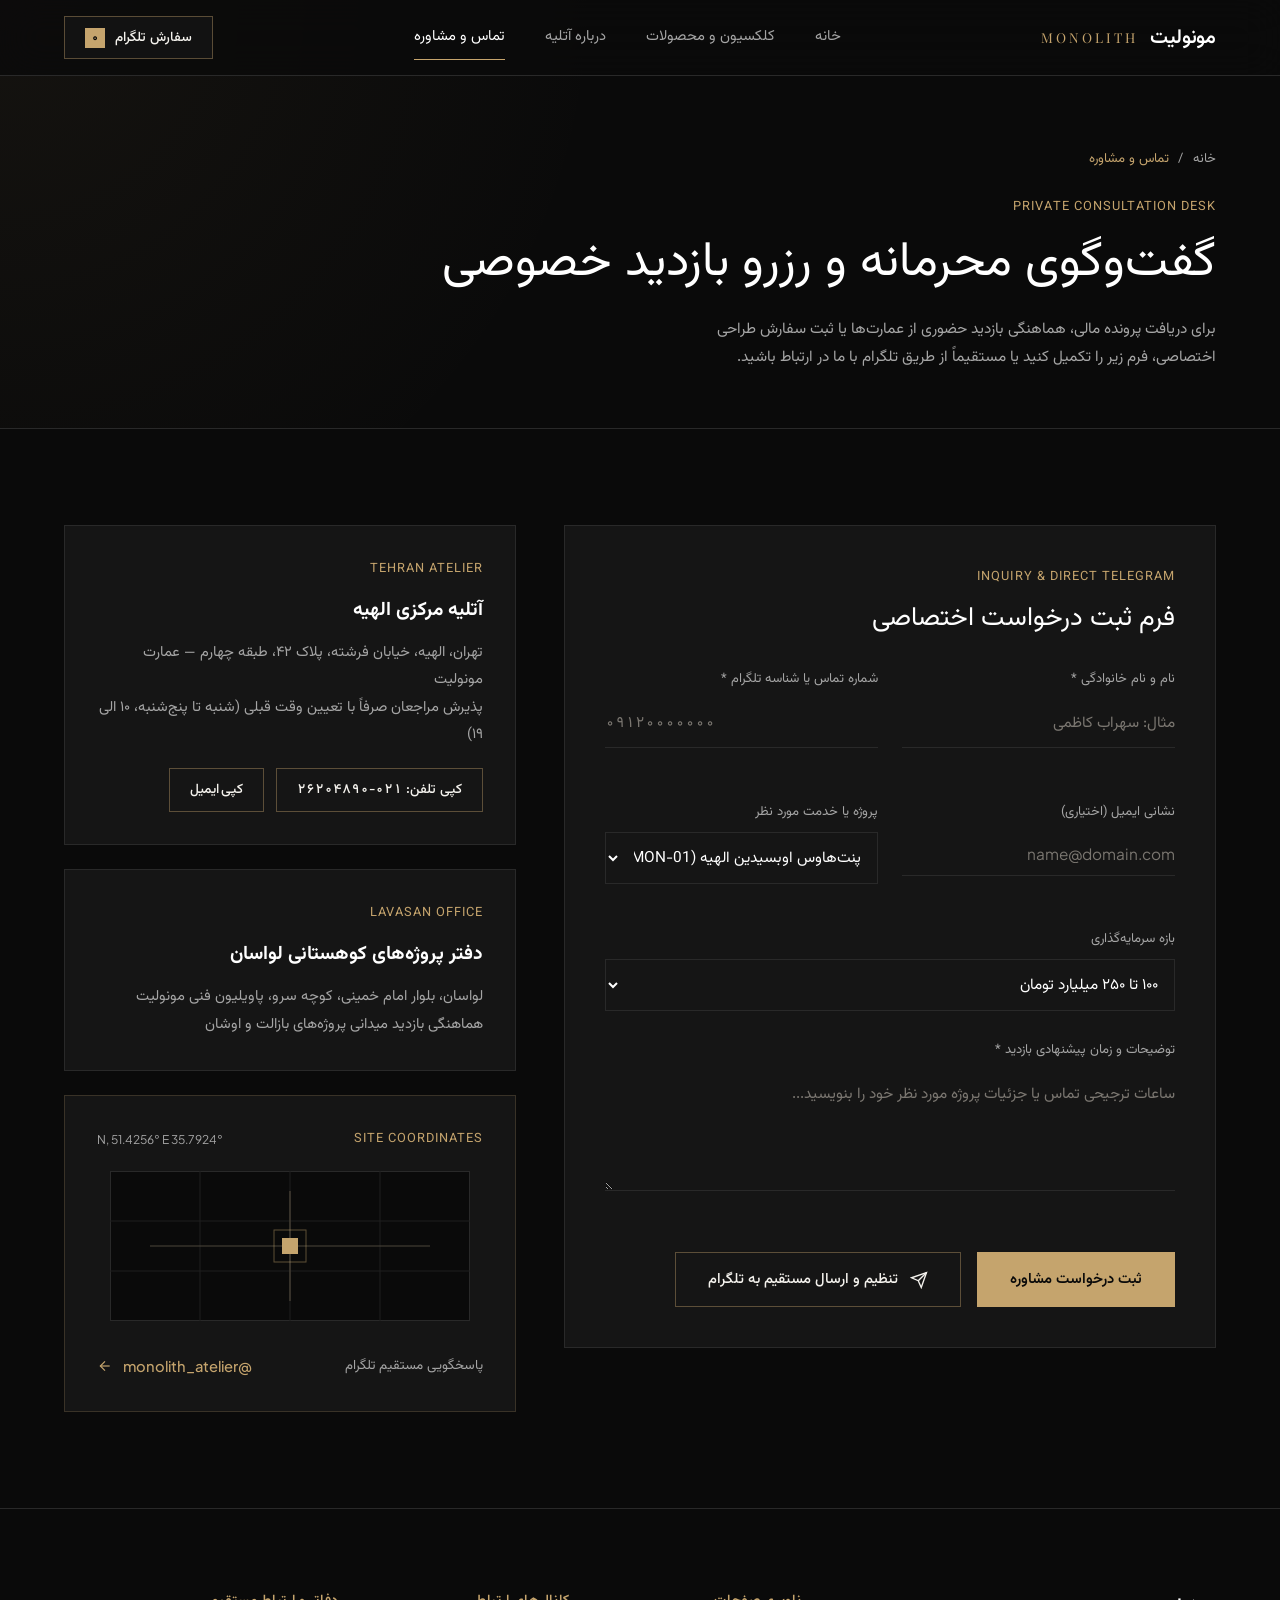
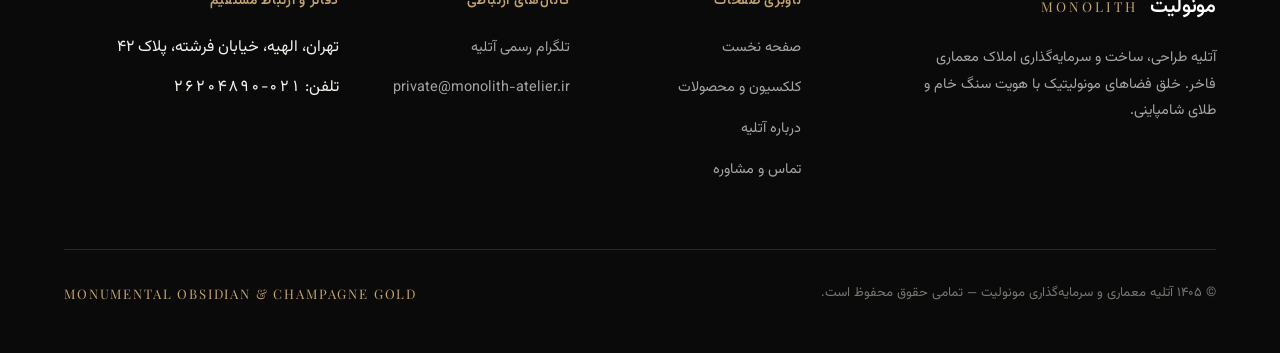
<file: contact.html>
<!doctype html>
<html lang="fa" dir="rtl">
<head>
  <meta charset="UTF-8" />
  <meta name="viewport" content="width=device-width, initial-scale=1.0" />
  <title>تماس و مشاوره اختصاصی | آتلیه معماری مونولیت</title>
  <meta name="description" content="هماهنگی جلسه خصوصی، استعلام پرونده‌های آف‌مارکت و سفارش مستقیم در تلگرام با آتلیه معماری مونولیت." />
  <link rel="preconnect" href="https://fonts.googleapis.com" />
  <link rel="preconnect" href="https://fonts.gstatic.com" crossorigin />
  <link href="https://fonts.googleapis.com/css2?family=Playfair+Display:wght@400;500;600&family=Plus+Jakarta+Sans:wght@300;400;500&family=Vazirmatn:wght@300;400;500;600;700&display=swap" rel="stylesheet" />
  <link rel="stylesheet" href="assets/css/styles.css" />
</head>
<body>

  <header class="site-header">
    <div class="container header-inner">
      <a href="index.html" class="brand-mark">
        <span>مونولیت</span>
        <span class="brand-latin">MONOLITH</span>
      </a>

      <nav class="main-nav" aria-label="منوی اصلی">
        <a href="index.html" class="nav-link">خانه</a>
        <a href="products.html" class="nav-link">کلکسیون و محصولات</a>
        <a href="about.html" class="nav-link">درباره آتلیه</a>
        <a href="contact.html" class="nav-link is-active">تماس و مشاوره</a>
      </nav>

      <div class="header-actions">
        <button type="button" class="cart-trigger" data-open-drawer aria-label="باز کردن فهرست سفارش تلگرام">
          <span>سفارش تلگرام</span>
          <span class="cart-count" data-cart-count>۰</span>
        </button>
        <button type="button" id="mobile-menu-open" class="mobile-menu-btn" aria-label="باز کردن منو">
          <svg width="20" height="20" viewBox="0 0 24 24" fill="none" stroke="currentColor" stroke-width="1.6"><line x1="3" y1="7" x2="21" y2="7"></line><line x1="3" y1="17" x2="21" y2="17"></line></svg>
        </button>
      </div>
    </div>
  </header>

  <div id="mobile-drawer" class="mobile-drawer" aria-label="منوی موبایل">
    <div>
      <div class="mobile-drawer-header">
        <span class="brand-mark"><span>مونولیت</span><span class="brand-latin">MONOLITH</span></span>
        <button type="button" id="mobile-menu-close" class="modal-close" aria-label="بستن منو">
          <svg width="20" height="20" viewBox="0 0 24 24" fill="none" stroke="currentColor" stroke-width="1.6"><line x1="18" y1="6" x2="6" y2="18"></line><line x1="6" y1="6" x2="18" y2="18"></line></svg>
        </button>
      </div>
      <nav class="mobile-drawer-links">
        <a href="index.html" class="mobile-drawer-link"><span>خانه</span><span>۰۱</span></a>
        <a href="products.html" class="mobile-drawer-link"><span>کلکسیون و محصولات</span><span>۰۲</span></a>
        <a href="about.html" class="mobile-drawer-link"><span>درباره آتلیه</span><span>۰۳</span></a>
        <a href="contact.html" class="mobile-drawer-link is-active"><span>تماس و مشاوره</span><span>۰۴</span></a>
      </nav>
    </div>
    <div style="border-top:1px solid var(--hairline-graphite);padding-top:1.5rem;">
      <a href="https://t.me/monolith_atelier" target="_blank" rel="noopener noreferrer" class="btn-monument" style="width:100%;">گفت‌وگو در تلگرام آتلیه</a>
    </div>
  </div>

  <main>
    <!-- Page Hero -->
    <section class="page-hero">
      <div class="container">
        <div class="breadcrumb">
          <a href="index.html">خانه</a>
          <span aria-hidden="true">/</span>
          <span style="color:var(--champagne-gold);">تماس و مشاوره</span>
        </div>
        <span class="section-eyebrow">PRIVATE CONSULTATION DESK</span>
        <h1 class="section-title" style="font-size:clamp(2rem,3.8vw,3.35rem);margin-bottom:1.25rem;">گفت‌وگوی محرمانه و رزرو بازدید خصوصی</h1>
        <p class="section-desc" style="max-width:62ch;">
          برای دریافت پرونده مالی، هماهنگی بازدید حضوری از عمارت‌ها یا ثبت سفارش طراحی اختصاصی، فرم زیر را تکمیل کنید یا مستقیماً از طریق تلگرام با ما در ارتباط باشید.
        </p>
      </div>
    </section>

    <!-- Contact Split -->
    <section class="section-space">
      <div class="container">
        <div class="split-grid">
          <!-- Form Column -->
          <div class="split-col-7 reveal-item">
            <div style="background:var(--surface-charcoal);border:1px solid var(--hairline-graphite);padding:2.5rem;">
              <span class="section-eyebrow">INQUIRY &amp; DIRECT TELEGRAM</span>
              <h2 class="section-title" style="font-size:1.65rem;margin-bottom:2rem;">فرم ثبت درخواست اختصاصی</h2>

              <form id="private-contact-form" novalidate>
                <div style="display:grid;grid-template-columns:repeat(2,1fr);gap:1.5rem;">
                  <div class="field-group">
                    <label class="field-label" for="contact-name">نام و نام خانوادگی *</label>
                    <input id="contact-name" type="text" class="hairline-input" placeholder="مثال: سهراب کاظمی" required />
                    <span id="error-name" class="field-error" aria-live="polite"></span>
                  </div>
                  <div class="field-group">
                    <label class="field-label" for="contact-phone">شماره تماس یا شناسه تلگرام *</label>
                    <input id="contact-phone" type="tel" class="hairline-input tabular-nums" placeholder="۰۹۱۲۰۰۰۰۰۰۰" required />
                    <span id="error-phone" class="field-error" aria-live="polite"></span>
                  </div>
                </div>

                <div style="display:grid;grid-template-columns:repeat(2,1fr);gap:1.5rem;">
                  <div class="field-group">
                    <label class="field-label" for="contact-email">نشانی ایمیل (اختیاری)</label>
                    <input id="contact-email" type="email" class="hairline-input latin-sans" placeholder="name@domain.com" />
                    <span id="error-email" class="field-error" aria-live="polite"></span>
                  </div>
                  <div class="field-group">
                    <label class="field-label" for="contact-interest">پروژه یا خدمت مورد نظر</label>
                    <select id="contact-interest" class="hairline-select">
                      <option value="پنت‌هاوس اوبسیدین الهیه (MON-01)">پنت‌هاوس اوبسیدین الهیه (MON-01)</option>
                      <option value="ویلای صخره‌ای بازالت لواسان (MON-02)">ویلای صخره‌ای بازالت لواسان (MON-02)</option>
                      <option value="گالری‌اقامتگاه تراورتن زعفرانیه (MON-03)">گالری‌اقامتگاه تراورتن زعفرانیه (MON-03)</option>
                      <option value="عمارت حیاط‌مرکزی نیاوران (MON-04)">عمارت حیاط‌مرکزی نیاوران (MON-04)</option>
                      <option value="پاویلیون شیشه‌ای کلارآباد (MON-05)">پاویلیون شیشه‌ای کلارآباد (MON-05)</option>
                      <option value="سفارش طراحی و ساخت اختصاصی (MON-06)">سفارش طراحی و ساخت اختصاصی (MON-06)</option>
                    </select>
                  </div>
                </div>

                <div class="field-group">
                  <label class="field-label" for="contact-budget">بازه سرمایه‌گذاری</label>
                  <select id="contact-budget" class="hairline-select">
                    <option value="۱۰۰ تا ۲۵۰ میلیارد تومان">۱۰۰ تا ۲۵۰ میلیارد تومان</option>
                    <option value="۲۵۰ تا ۴۰۰ میلیارد تومان">۲۵۰ تا ۴۰۰ میلیارد تومان</option>
                    <option value="بالای ۴۰۰ میلیارد تومان">بالای ۴۰۰ میلیارد تومان</option>
                    <option value="مشاوره پروژه سفارشی / مشارکت">مشاوره پروژه سفارشی / مشارکت</option>
                  </select>
                </div>

                <div class="field-group">
                  <label class="field-label" for="contact-message">توضیحات و زمان پیشنهادی بازدید *</label>
                  <textarea id="contact-message" rows="4" class="hairline-textarea" placeholder="ساعات ترجیحی تماس یا جزئیات پروژه مورد نظر خود را بنویسید..." required></textarea>
                  <span id="error-message" class="field-error" aria-live="polite"></span>
                </div>

                <div style="display:flex;flex-wrap:wrap;gap:1rem;padding-top:0.5rem;">
                  <button type="submit" class="btn-monument">ثبت درخواست مشاوره</button>
                  <button type="button" id="contact-telegram-btn" class="btn-ghost">
                    <svg width="18" height="18" viewBox="0 0 24 24" fill="none" stroke="currentColor" stroke-width="1.8"><path d="M22 2L11 13"></path><polygon points="22 2 15 22 11 13 2 9 22 2"></polygon></svg>
                    <span>تنظیم و ارسال مستقیم به تلگرام</span>
                  </button>
                </div>
              </form>

              <div id="contact-receipt" hidden></div>
            </div>
          </div>

          <!-- Studio Info Column -->
          <div class="split-col-5 reveal-item" style="display:flex;flex-direction:column;gap:1.5rem;">
            <div style="background:var(--surface-charcoal);border:1px solid var(--hairline-graphite);padding:2rem;">
              <span class="section-eyebrow">TEHRAN ATELIER</span>
              <h3 style="margin:0 0 0.75rem 0;font-size:1.2rem;color:var(--text-pristine);">آتلیه مرکزی الهیه</h3>
              <p style="margin:0 0 1.25rem 0;color:var(--text-muted);font-size:0.92rem;line-height:1.85;">
                تهران، الهیه، خیابان فرشته، پلاک ۴۲، طبقه چهارم — عمارت مونولیت<br />
                پذیرش مراجعان صرفاً با تعیین وقت قبلی (شنبه تا پنج‌شنبه، ۱۰ الی ۱۹)
              </p>
              <div style="display:flex;flex-wrap:wrap;gap:0.75rem;">
                <button type="button" class="btn-ghost btn-sm tabular-nums" data-copy-text="02126204890" data-copy-msg="شماره تلفن آتلیه کپی شد.">کپی تلفن: ۰۲۱-۲۶۲۰۴۸۹۰</button>
                <button type="button" class="btn-ghost btn-sm latin-sans" data-copy-text="private@monolith-atelier.ir" data-copy-msg="نشانی ایمیل کپی شد.">کپی ایمیل</button>
              </div>
            </div>

            <div style="background:var(--surface-charcoal);border:1px solid var(--hairline-graphite);padding:2rem;">
              <span class="section-eyebrow">LAVASAN OFFICE</span>
              <h3 style="margin:0 0 0.75rem 0;font-size:1.2rem;color:var(--text-pristine);">دفتر پروژه‌های کوهستانی لواسان</h3>
              <p style="margin:0;color:var(--text-muted);font-size:0.92rem;line-height:1.85;">
                لواسان، بلوار امام خمینی، کوچه سرو، پاویلیون فنی مونولیت<br />
                هماهنگی بازدید میدانی پروژه‌های بازالت و اوشان
              </p>
            </div>

            <!-- Minimalist Architectural Coordinate Schematic -->
            <div style="background:var(--surface-charcoal);border:1px solid var(--border-gold-subtle);padding:2rem;flex:1;display:flex;flex-direction:column;justify-content:space-between;">
              <div>
                <div style="display:flex;align-items:center;justify-content:space-between;margin-bottom:1.25rem;">
                  <span class="section-eyebrow" style="margin:0;">SITE COORDINATES</span>
                  <span class="latin-sans" style="font-size:0.75rem;color:var(--text-muted);">35.7924° N, 51.4256° E</span>
                </div>
                <svg viewBox="0 0 360 150" width="100%" height="150" aria-label="شماتیک موقعیت آتلیه فرشته">
                  <rect x="0.5" y="0.5" width="359" height="149" fill="#0A0A0A" stroke="#292929" />
                  <line x1="0" y1="50" x2="360" y2="50" stroke="#1e1e1e" stroke-width="1" />
                  <line x1="0" y1="100" x2="360" y2="100" stroke="#1e1e1e" stroke-width="1" />
                  <line x1="90" y1="0" x2="90" y2="150" stroke="#1e1e1e" stroke-width="1" />
                  <line x1="180" y1="0" x2="180" y2="150" stroke="#1e1e1e" stroke-width="1" />
                  <line x1="270" y1="0" x2="270" y2="150" stroke="#1e1e1e" stroke-width="1" />
                  <line x1="40" y1="75" x2="320" y2="75" stroke="#4d463a" stroke-width="1.2" />
                  <line x1="180" y1="20" x2="180" y2="130" stroke="#4d463a" stroke-width="1.2" />
                  <rect x="172" y="67" width="16" height="16" fill="#C5A46D" />
                  <rect x="164" y="59" width="32" height="32" fill="none" stroke="rgba(197,164,109,0.45)" stroke-width="1" />
                </svg>
              </div>
              <div style="margin-top:1.25rem;display:flex;justify-content:space-between;align-items:center;">
                <span style="font-size:0.84rem;color:var(--text-muted);">پاسخگویی مستقیم تلگرام</span>
                <a href="https://t.me/monolith_atelier" target="_blank" rel="noopener noreferrer" class="text-link-cta">
                  <span class="latin-sans">@monolith_atelier</span>
                  <svg width="16" height="16" viewBox="0 0 24 24" fill="none" stroke="currentColor" stroke-width="1.8"><line x1="19" y1="12" x2="5" y2="12"></line><polyline points="12 19 5 12 12 5"></polyline></svg>
                </a>
              </div>
            </div>
          </div>
        </div>
      </div>
    </section>
  </main>

  <footer class="site-footer">
    <div class="container">
      <div class="footer-grid">
        <div>
          <a href="index.html" class="brand-mark" style="margin-bottom:1.25rem;">
            <span>مونولیت</span>
            <span class="brand-latin">MONOLITH</span>
          </a>
          <p style="margin:0;max-width:38ch;font-size:0.9rem;color:var(--text-muted);line-height:1.85;">
            آتلیه طراحی، ساخت و سرمایه‌گذاری املاک معماری فاخر. خلق فضاهای مونولیتیک با هویت سنگ خام و طلای شامپاینی.
          </p>
        </div>

        <div>
          <h4 class="footer-heading">ناوبری صفحات</h4>
          <ul class="footer-links">
            <li><a href="index.html">صفحه نخست</a></li>
            <li><a href="products.html">کلکسیون و محصولات</a></li>
            <li><a href="about.html">درباره آتلیه</a></li>
            <li><a href="contact.html">تماس و مشاوره</a></li>
          </ul>
        </div>

        <div>
          <h4 class="footer-heading">کانال‌های ارتباطی</h4>
          <ul class="footer-links">
            <li><a href="https://t.me/monolith_atelier" target="_blank" rel="noopener noreferrer">تلگرام رسمی آتلیه</a></li>
            <li><a href="mailto:private@monolith-atelier.ir">private@monolith-atelier.ir</a></li>
          </ul>
        </div>

        <div>
          <h4 class="footer-heading">دفاتر و ارتباط مستقیم</h4>
          <ul class="footer-links">
            <li><span>تهران، الهیه، خیابان فرشته، پلاک ۴۲</span></li>
            <li><span class="tabular-nums">تلفن: ۰۲۱-۲۶۲۰۴۸۹۰</span></li>
          </ul>
        </div>
      </div>

      <div class="footer-bottom">
        <span>© ۱۴۰۵ آتلیه معماری و سرمایه‌گذاری مونولیت — تمامی حقوق محفوظ است.</span>
        <span class="latin-serif" style="letter-spacing:0.14em;color:var(--champagne-gold);">MONUMENTAL OBSIDIAN &amp; CHAMPAGNE GOLD</span>
      </div>
    </div>
  </footer>

  <script src="assets/js/data.js"></script>
  <script src="assets/js/main.js"></script>
</body>
</html>
</file>
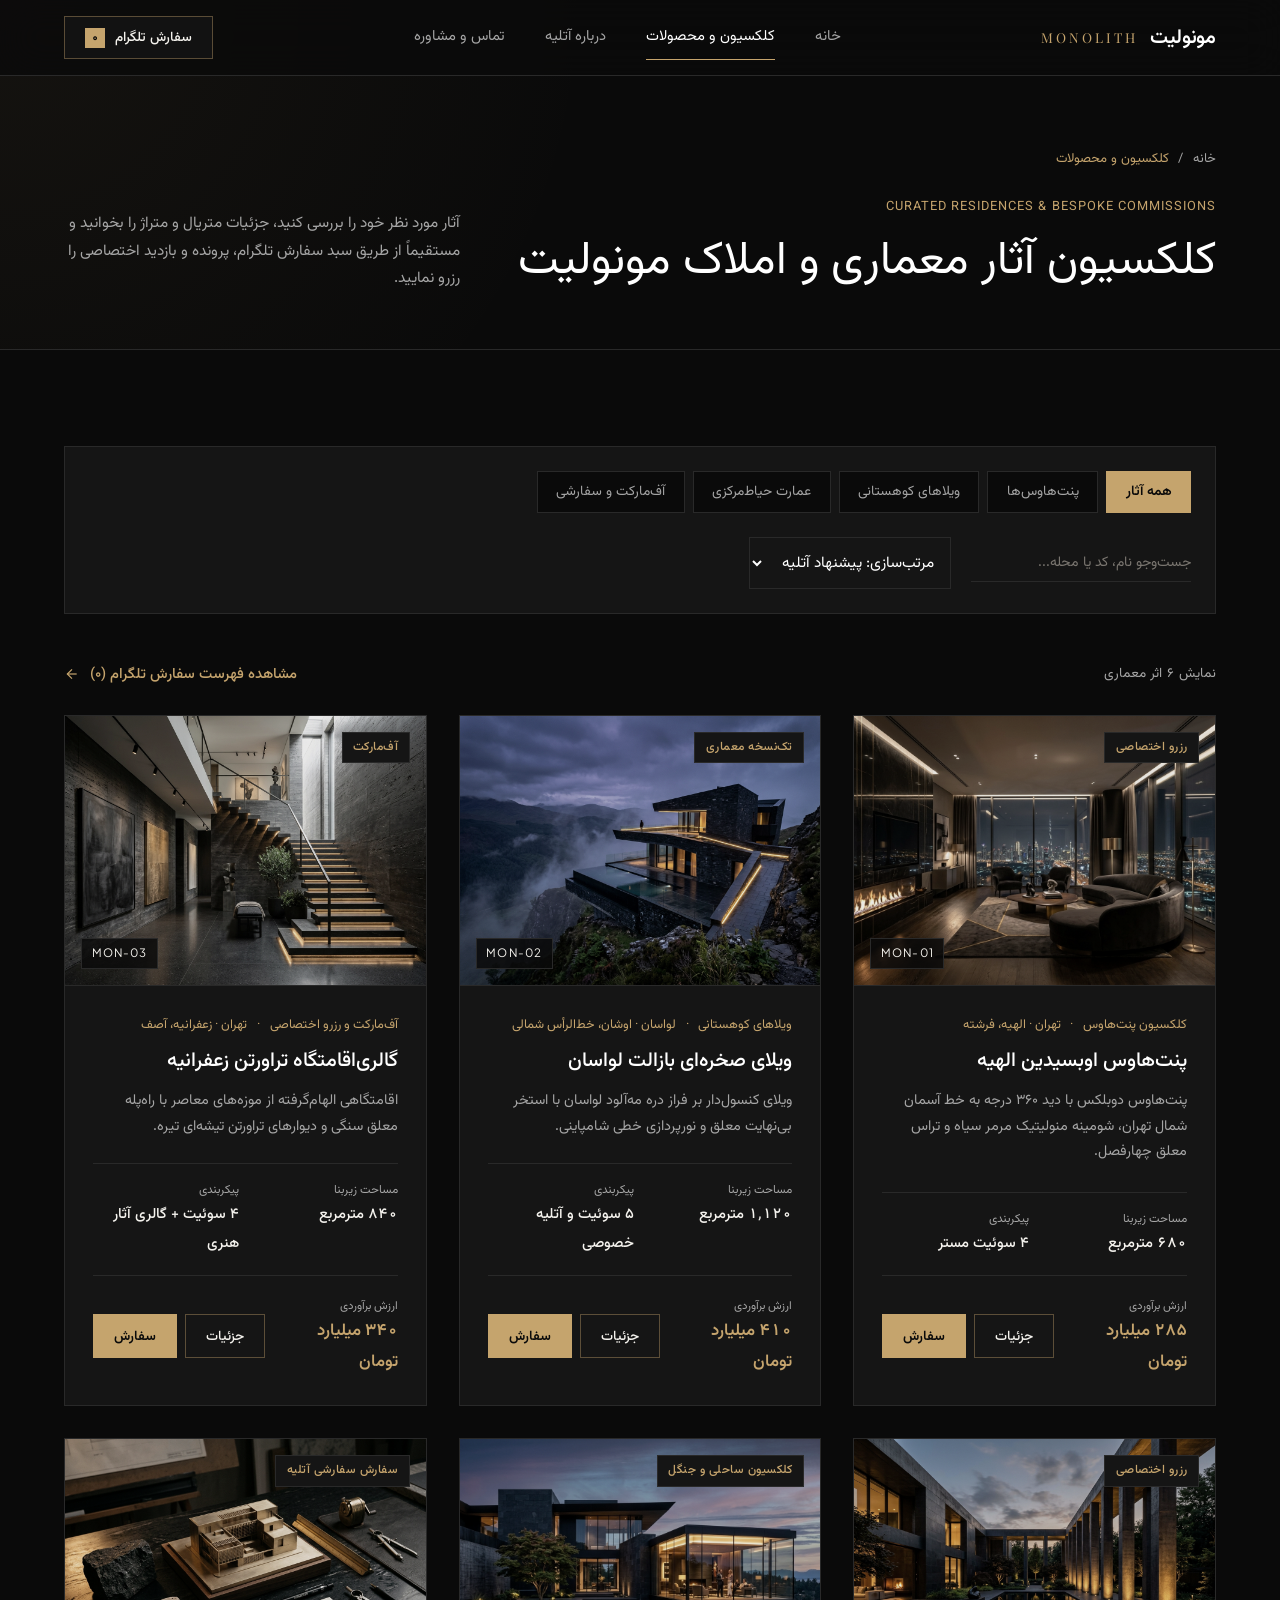
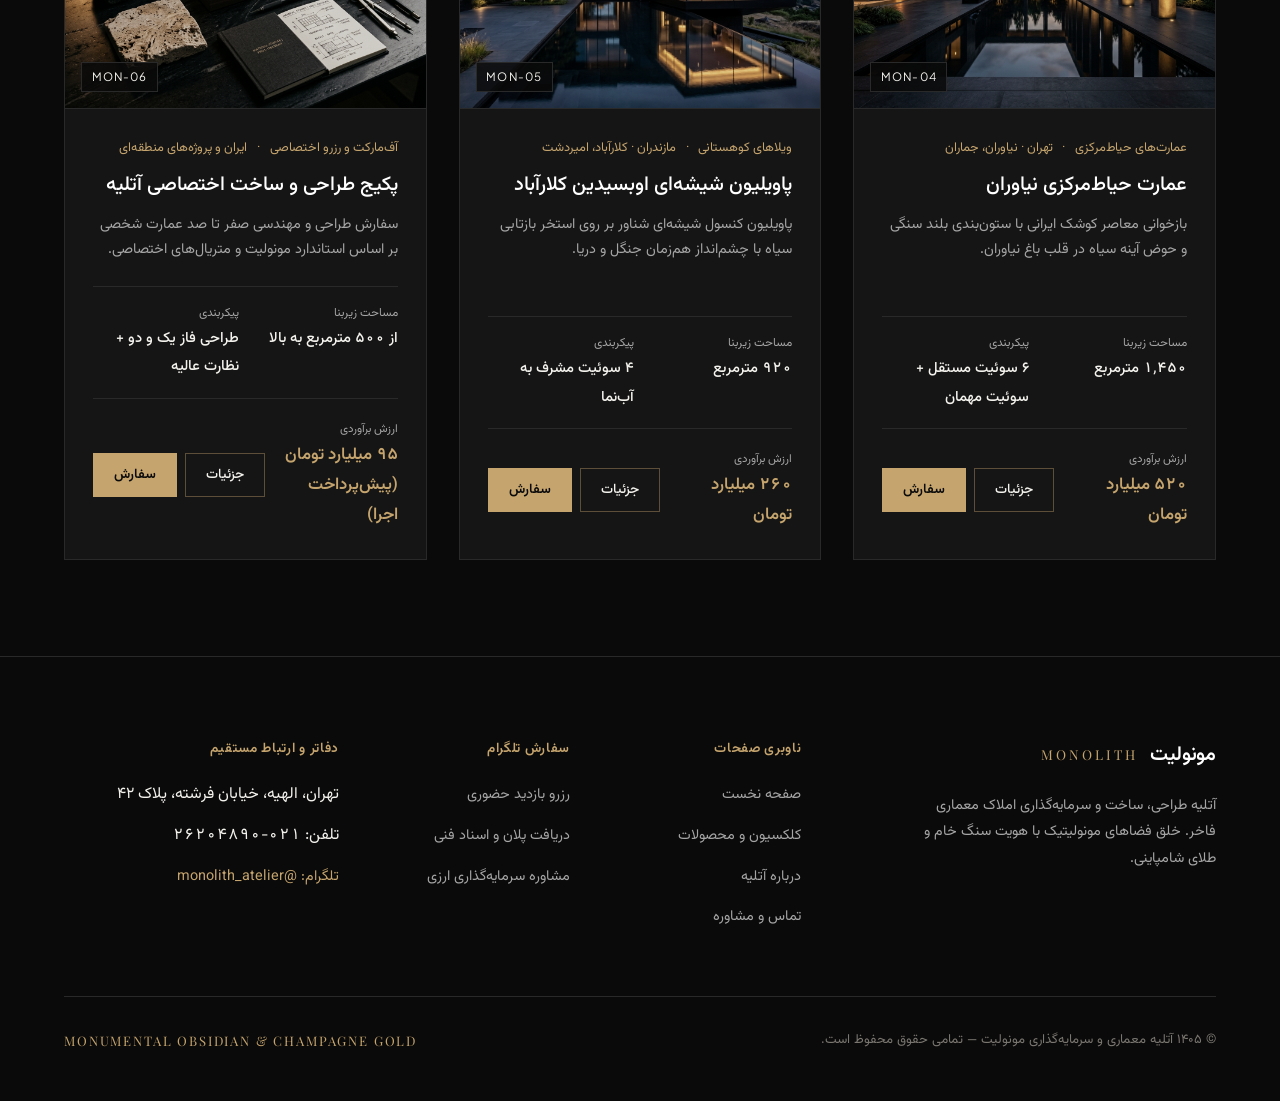
<file: products.html>
<!doctype html>
<html lang="fa" dir="rtl">
<head>
  <meta charset="UTF-8" />
  <meta name="viewport" content="width=device-width, initial-scale=1.0" />
  <title>کلکسیون و محصولات | آتلیه معماری مونولیت</title>
  <meta name="description" content="کاتالوگ کامل پنت‌هاوس‌ها، ویلاهای بازالت، عمارت‌های حیاط‌مرکزی و پروژه‌های آف‌مارکت آتلیه مونولیت با امکان سفارش مستقیم در تلگرام." />
  <link rel="preconnect" href="https://fonts.googleapis.com" />
  <link rel="preconnect" href="https://fonts.gstatic.com" crossorigin />
  <link href="https://fonts.googleapis.com/css2?family=Playfair+Display:wght@400;500;600&family=Plus+Jakarta+Sans:wght@300;400;500&family=Vazirmatn:wght@300;400;500;600;700&display=swap" rel="stylesheet" />
  <link rel="stylesheet" href="assets/css/styles.css" />
</head>
<body>

  <header class="site-header">
    <div class="container header-inner">
      <a href="index.html" class="brand-mark">
        <span>مونولیت</span>
        <span class="brand-latin">MONOLITH</span>
      </a>

      <nav class="main-nav" aria-label="منوی اصلی">
        <a href="index.html" class="nav-link">خانه</a>
        <a href="products.html" class="nav-link is-active">کلکسیون و محصولات</a>
        <a href="about.html" class="nav-link">درباره آتلیه</a>
        <a href="contact.html" class="nav-link">تماس و مشاوره</a>
      </nav>

      <div class="header-actions">
        <button type="button" class="cart-trigger" data-open-drawer aria-label="باز کردن فهرست سفارش تلگرام">
          <span>سفارش تلگرام</span>
          <span class="cart-count" data-cart-count>۰</span>
        </button>
        <button type="button" id="mobile-menu-open" class="mobile-menu-btn" aria-label="باز کردن منو">
          <svg width="20" height="20" viewBox="0 0 24 24" fill="none" stroke="currentColor" stroke-width="1.6"><line x1="3" y1="7" x2="21" y2="7"></line><line x1="3" y1="17" x2="21" y2="17"></line></svg>
        </button>
      </div>
    </div>
  </header>

  <div id="mobile-drawer" class="mobile-drawer" aria-label="منوی موبایل">
    <div>
      <div class="mobile-drawer-header">
        <span class="brand-mark"><span>مونولیت</span><span class="brand-latin">MONOLITH</span></span>
        <button type="button" id="mobile-menu-close" class="modal-close" aria-label="بستن منو">
          <svg width="20" height="20" viewBox="0 0 24 24" fill="none" stroke="currentColor" stroke-width="1.6"><line x1="18" y1="6" x2="6" y2="18"></line><line x1="6" y1="6" x2="18" y2="18"></line></svg>
        </button>
      </div>
      <nav class="mobile-drawer-links">
        <a href="index.html" class="mobile-drawer-link"><span>خانه</span><span>۰۱</span></a>
        <a href="products.html" class="mobile-drawer-link is-active"><span>کلکسیون و محصولات</span><span>۰۲</span></a>
        <a href="about.html" class="mobile-drawer-link"><span>درباره آتلیه</span><span>۰۳</span></a>
        <a href="contact.html" class="mobile-drawer-link"><span>تماس و مشاوره</span><span>۰۴</span></a>
      </nav>
    </div>
    <div style="border-top:1px solid var(--hairline-graphite);padding-top:1.5rem;">
      <a href="https://t.me/monolith_atelier" target="_blank" rel="noopener noreferrer" class="btn-monument" style="width:100%;">گفت‌وگو در تلگرام آتلیه</a>
    </div>
  </div>

  <main>
    <!-- Page Hero -->
    <section class="page-hero">
      <div class="container">
        <div class="breadcrumb">
          <a href="index.html">خانه</a>
          <span aria-hidden="true">/</span>
          <span style="color:var(--champagne-gold);">کلکسیون و محصولات</span>
        </div>
        <div style="display:flex;flex-wrap:wrap;justify-content:space-between;align-items:flex-end;gap:2rem;">
          <div>
            <span class="section-eyebrow">CURATED RESIDENCES &amp; BESPOKE COMMISSIONS</span>
            <h1 class="section-title" style="font-size:clamp(2rem,3.6vw,3.25rem);">کلکسیون آثار معماری و املاک مونولیت</h1>
          </div>
          <p class="section-desc">
            آثار مورد نظر خود را بررسی کنید، جزئیات متریال و متراژ را بخوانید و مستقیماً از طریق سبد سفارش تلگرام، پرونده و بازدید اختصاصی را رزرو نمایید.
          </p>
        </div>
      </div>
    </section>

    <!-- Interactive Catalog -->
    <section class="section-space">
      <div class="container">
        <!-- Filter & Search Bar -->
        <div class="filter-toolbar" aria-label="فیلتر و جست‌وجو در کلکسیون">
          <div class="filter-tabs" role="tablist" aria-label="دسته‌بندی پروژه‌ها">
            <button type="button" class="filter-tab is-active" data-filter-category="all">همه آثار</button>
            <button type="button" class="filter-tab" data-filter-category="penthouse">پنت‌هاوس‌ها</button>
            <button type="button" class="filter-tab" data-filter-category="villa">ویلاهای کوهستانی</button>
            <button type="button" class="filter-tab" data-filter-category="courtyard">عمارت حیاط‌مرکزی</button>
            <button type="button" class="filter-tab" data-filter-category="offmarket">آف‌مارکت و سفارشی</button>
          </div>

          <div class="filter-controls">
            <div style="min-width:220px;">
              <input id="catalog-search" type="search" class="hairline-input" style="padding:0.45rem 0;font-size:0.88rem;" placeholder="جست‌وجو نام، کد یا محله..." aria-label="جست‌وجو در پروژه‌ها" />
            </div>
            <div>
              <select id="catalog-sort" class="hairline-select" aria-label="مرتب‌سازی آثار">
                <option value="default">مرتب‌سازی: پیشنهاد آتلیه</option>
                <option value="price-desc">ارزش: بیشترین به کمترین</option>
                <option value="price-asc">ارزش: کمترین به بیشترین</option>
                <option value="area-desc">مساحت: بزرگ‌ترین زیربنا</option>
              </select>
            </div>
          </div>
        </div>

        <div style="display:flex;align-items:center;justify-content:space-between;margin-bottom:1.75rem;">
          <span id="catalog-result-count" style="font-size:0.85rem;color:var(--text-muted);" class="tabular-nums">نمایش ۶ اثر معماری</span>
          <button type="button" class="text-link-cta" data-open-drawer>
            <span>مشاهده فهرست سفارش تلگرام (<span data-cart-count>۰</span>)</span>
            <svg width="16" height="16" viewBox="0 0 24 24" fill="none" stroke="currentColor" stroke-width="1.8"><line x1="19" y1="12" x2="5" y2="12"></line><polyline points="12 19 5 12 12 5"></polyline></svg>
          </button>
        </div>

        <div id="catalog-projects-grid" class="portfolio-grid"></div>
      </div>
    </section>
  </main>

  <footer class="site-footer">
    <div class="container">
      <div class="footer-grid">
        <div>
          <a href="index.html" class="brand-mark" style="margin-bottom:1.25rem;">
            <span>مونولیت</span>
            <span class="brand-latin">MONOLITH</span>
          </a>
          <p style="margin:0;max-width:38ch;font-size:0.9rem;color:var(--text-muted);line-height:1.85;">
            آتلیه طراحی، ساخت و سرمایه‌گذاری املاک معماری فاخر. خلق فضاهای مونولیتیک با هویت سنگ خام و طلای شامپاینی.
          </p>
        </div>

        <div>
          <h4 class="footer-heading">ناوبری صفحات</h4>
          <ul class="footer-links">
            <li><a href="index.html">صفحه نخست</a></li>
            <li><a href="products.html">کلکسیون و محصولات</a></li>
            <li><a href="about.html">درباره آتلیه</a></li>
            <li><a href="contact.html">تماس و مشاوره</a></li>
          </ul>
        </div>

        <div>
          <h4 class="footer-heading">سفارش تلگرام</h4>
          <ul class="footer-links">
            <li><a href="https://t.me/monolith_atelier" target="_blank" rel="noopener noreferrer">رزرو بازدید حضوری</a></li>
            <li><a href="https://t.me/monolith_atelier" target="_blank" rel="noopener noreferrer">دریافت پلان و اسناد فنی</a></li>
            <li><a href="contact.html">مشاوره سرمایه‌گذاری ارزی</a></li>
          </ul>
        </div>

        <div>
          <h4 class="footer-heading">دفاتر و ارتباط مستقیم</h4>
          <ul class="footer-links">
            <li><span>تهران، الهیه، خیابان فرشته، پلاک ۴۲</span></li>
            <li><span class="tabular-nums">تلفن: ۰۲۱-۲۶۲۰۴۸۹۰</span></li>
            <li><a href="https://t.me/monolith_atelier" target="_blank" rel="noopener noreferrer" style="color:var(--champagne-gold);">تلگرام: @monolith_atelier</a></li>
          </ul>
        </div>
      </div>

      <div class="footer-bottom">
        <span>© ۱۴۰۵ آتلیه معماری و سرمایه‌گذاری مونولیت — تمامی حقوق محفوظ است.</span>
        <span class="latin-serif" style="letter-spacing:0.14em;color:var(--champagne-gold);">MONUMENTAL OBSIDIAN &amp; CHAMPAGNE GOLD</span>
      </div>
    </div>
  </footer>

  <script src="assets/js/data.js"></script>
  <script src="assets/js/main.js"></script>
</body>
</html>
</file>
<file: assets/css/styles.css>
/* ==========================================================================
   MONOLITH — Monumental Obsidian & Champagne Gold Design System (RTL Native)
   Pure Static CSS — Ready for Direct GitHub Pages Deployment
   ========================================================================== */

:root {
  /* Core Palette */
  --obsidian-base: #0A0A0A;
  --surface-charcoal: #151515;
  --surface: #131313;
  --surface-low: #1c1b1b;
  --surface-container: #201f1f;
  --surface-high: #2a2a2a;
  --hairline-graphite: #292929;
  --outline-variant: #4d463a;

  /* Champagne Gold Accents */
  --champagne-gold: #C5A46D;
  --pale-champagne: #D6BE91;
  --primary: #e5c188;
  --on-primary: #0A0A0A;
  --border-gold-subtle: rgba(197, 164, 109, 0.2);
  --border-gold-hover: rgba(197, 164, 109, 0.55);

  /* Typography Colors */
  --text-pristine: #FFFFFF;
  --text-ivory: #F4F2ED;
  --text-muted: #A5A5A5;
  --text-dim: #7a7670;
  --error-color: #ffb4ab;
  --success-color: #d6be91;

  /* Elevation & Glass */
  --glass-bg: rgba(10, 10, 10, 0.8);
  --glass-modal-bg: rgba(15, 15, 15, 0.82);
  --glow-champagne: 0 0 35px -10px rgba(197, 164, 109, 0.18);

  /* Typography Families */
  --font-persian: 'Vazirmatn', system-ui, -apple-system, sans-serif;
  --font-serif: 'Playfair Display', Georgia, serif;
  --font-latin-sans: 'Plus Jakarta Sans', 'Vazirmatn', sans-serif;

  /* Spacing & Layout */
  --gutter: 2rem;
  --margin-desktop: 4rem;
  --margin-mobile: 1.5rem;
  --nav-height: 76px;
  --transition-ease: cubic-bezier(0.16, 1, 0.3, 1);
}

/* Reset & Base */
*, *::before, *::after {
  box-sizing: border-box;
  border-radius: 0;
}

html {
  scroll-behavior: smooth;
  background-color: var(--obsidian-base);
  color: var(--text-ivory);
  font-size: 16px;
  -webkit-font-smoothing: antialiased;
  -moz-osx-font-smoothing: grayscale;
}

body {
  margin: 0;
  padding: 0;
  background-color: var(--obsidian-base);
  color: var(--text-ivory);
  font-family: var(--font-persian);
  font-weight: 400;
  line-height: 1.8;
  overflow-x: hidden;
  min-height: 100vh;
}

img {
  display: block;
  max-width: 100%;
  height: auto;
}

a {
  color: inherit;
  text-decoration: none;
}

button, input, select, textarea {
  font-family: inherit;
  color: inherit;
}

button {
  cursor: pointer;
  background: none;
  border: none;
  padding: 0;
}

:focus-visible {
  outline: 1px solid var(--champagne-gold);
  outline-offset: 3px;
}

.tabular-nums {
  font-variant-numeric: tabular-nums;
}

.latin-serif {
  font-family: var(--font-serif);
  letter-spacing: 0.04em;
}

.latin-sans {
  font-family: var(--font-latin-sans);
}

/* Container & Grid */
.container {
  width: 100%;
  max-width: 1440px;
  margin-inline: auto;
  padding-inline: var(--margin-desktop);
}

@media (max-width: 1024px) {
  .container {
    padding-inline: 2rem;
  }
}

@media (max-width: 640px) {
  .container {
    padding-inline: var(--margin-mobile);
  }
}

/* ==========================================================================
   Top Navigation Bar — Tier 2 Blurred Obsidian Glass (3-Zone Contract)
   ========================================================================== */
.site-header {
  position: fixed;
  top: 0;
  inset-inline: 0;
  height: var(--nav-height);
  z-index: 100;
  background: var(--glass-bg);
  backdrop-filter: blur(20px);
  -webkit-backdrop-filter: blur(20px);
  border-bottom: 1px solid var(--hairline-graphite);
  transition: border-color 250ms var(--transition-ease), background-color 250ms var(--transition-ease);
}

.site-header.is-scrolled {
  background: rgba(10, 10, 10, 0.92);
  border-bottom-color: var(--border-gold-subtle);
}

.header-inner {
  height: 100%;
  display: flex;
  align-items: center;
  justify-content: space-between;
  gap: 2rem;
}

/* Zone 1: Brand Wordmark */
.brand-mark {
  display: inline-flex;
  align-items: baseline;
  gap: 0.75rem;
  white-space: nowrap;
  flex-shrink: 0;
  color: var(--text-pristine);
  font-weight: 600;
  font-size: 1.25rem;
  letter-spacing: -0.01em;
}

.brand-latin {
  font-family: var(--font-serif);
  font-size: 0.85rem;
  font-weight: 400;
  letter-spacing: 0.22em;
  color: var(--champagne-gold);
  text-transform: uppercase;
}

/* Zone 2: Nav Links */
.main-nav {
  display: flex;
  align-items: center;
  gap: 2.5rem;
}

.nav-link {
  position: relative;
  font-size: 0.92rem;
  font-weight: 400;
  color: var(--text-muted);
  white-space: nowrap;
  flex-shrink: 0;
  padding-block: 0.5rem;
  transition: color 200ms var(--transition-ease);
}

.nav-link::after {
  content: '';
  position: absolute;
  bottom: -1px;
  inset-inline-start: 0;
  width: 100%;
  height: 1px;
  background-color: var(--champagne-gold);
  transform: scaleX(0);
  transform-origin: right center;
  transition: transform 280ms var(--transition-ease);
}

.nav-link:hover,
.nav-link.is-active {
  color: var(--text-pristine);
}

.nav-link.is-active::after,
.nav-link:hover::after {
  transform: scaleX(1);
}

/* Zone 3: Single Primary Action */
.header-actions {
  display: flex;
  align-items: center;
  gap: 1rem;
  flex-shrink: 0;
}

.cart-trigger {
  display: inline-flex;
  align-items: center;
  gap: 0.65rem;
  padding: 0.6rem 1.25rem;
  border: 1px solid rgba(197, 164, 109, 0.4);
  background: rgba(21, 21, 21, 0.8);
  color: var(--text-ivory);
  font-size: 0.85rem;
  font-weight: 500;
  white-space: nowrap;
  min-height: 40px;
  transition: border-color 200ms var(--transition-ease), box-shadow 200ms var(--transition-ease), color 200ms var(--transition-ease);
}

.cart-trigger:hover {
  border-color: var(--champagne-gold);
  color: var(--text-pristine);
  box-shadow: var(--glow-champagne);
}

.cart-count {
  display: inline-flex;
  align-items: center;
  justify-content: center;
  min-width: 20px;
  height: 20px;
  padding-inline: 5px;
  background: var(--champagne-gold);
  color: var(--obsidian-base);
  font-size: 0.75rem;
  font-weight: 700;
  font-variant-numeric: tabular-nums;
}

.mobile-menu-btn {
  display: none;
  align-items: center;
  justify-content: center;
  width: 44px;
  height: 44px;
  border: 1px solid var(--hairline-graphite);
  color: var(--text-ivory);
}

@media (max-width: 960px) {
  .main-nav {
    display: none;
  }
  .mobile-menu-btn {
    display: inline-flex;
  }
}

/* Mobile Navigation Drawer */
.mobile-drawer {
  position: fixed;
  inset: 0;
  z-index: 150;
  background: rgba(10, 10, 10, 0.96);
  backdrop-filter: blur(24px);
  -webkit-backdrop-filter: blur(24px);
  display: flex;
  flex-direction: column;
  justify-content: space-between;
  padding: 2rem var(--margin-mobile);
  opacity: 0;
  pointer-events: none;
  transform: translateY(-12px);
  transition: opacity 260ms var(--transition-ease), transform 260ms var(--transition-ease);
}

.mobile-drawer.is-open {
  opacity: 1;
  pointer-events: auto;
  transform: translateY(0);
}

.mobile-drawer-header {
  display: flex;
  align-items: center;
  justify-content: space-between;
  padding-bottom: 1.5rem;
  border-bottom: 1px solid var(--hairline-graphite);
}

.mobile-drawer-links {
  display: flex;
  flex-direction: column;
  gap: 0.5rem;
  margin-block: 2rem;
}

.mobile-drawer-link {
  display: flex;
  align-items: center;
  justify-content: space-between;
  padding-block: 1rem;
  border-bottom: 1px solid var(--hairline-graphite);
  font-size: 1.35rem;
  color: var(--text-ivory);
}

.mobile-drawer-link.is-active {
  color: var(--champagne-gold);
}

/* ==========================================================================
   Buttons & CTAs (Zero Radius)
   ========================================================================== */
.btn-monument {
  display: inline-flex;
  align-items: center;
  justify-content: center;
  gap: 0.75rem;
  padding: 0.95rem 2rem;
  min-height: 46px;
  background-color: var(--champagne-gold);
  color: var(--obsidian-base);
  font-size: 0.92rem;
  font-weight: 600;
  white-space: nowrap;
  border: 1px solid var(--champagne-gold);
  transition: background-color 200ms var(--transition-ease), letter-spacing 200ms var(--transition-ease), box-shadow 200ms var(--transition-ease);
}

.btn-monument:hover {
  background-color: var(--pale-champagne);
  border-color: var(--pale-champagne);
  box-shadow: var(--glow-champagne);
}

.btn-ghost {
  display: inline-flex;
  align-items: center;
  justify-content: center;
  gap: 0.75rem;
  padding: 0.95rem 2rem;
  min-height: 46px;
  background-color: transparent;
  color: var(--text-ivory);
  font-size: 0.92rem;
  font-weight: 500;
  white-space: nowrap;
  border: 1px solid rgba(197, 164, 109, 0.4);
  transition: border-color 200ms var(--transition-ease), box-shadow 200ms var(--transition-ease), background-color 200ms var(--transition-ease);
}

.btn-ghost:hover {
  border-color: var(--champagne-gold);
  background-color: rgba(197, 164, 109, 0.06);
  box-shadow: var(--glow-champagne);
}

.btn-sm {
  padding: 0.65rem 1.25rem;
  min-height: 40px;
  font-size: 0.85rem;
}

.text-link-cta {
  display: inline-flex;
  align-items: center;
  gap: 0.6rem;
  color: var(--champagne-gold);
  font-size: 0.92rem;
  font-weight: 500;
  transition: color 200ms var(--transition-ease);
}

.text-link-cta svg {
  transition: transform 200ms var(--transition-ease);
}

.text-link-cta:hover {
  color: var(--pale-champagne);
}

.text-link-cta:hover svg {
  transform: translateX(-5px);
}

/* Micro-Badges (Rectangular, 1px #292929, #151515 bg, #C5A46D text) */
.micro-badge {
  display: inline-block;
  padding: 0.25rem 0.65rem;
  background-color: var(--surface-charcoal);
  border: 1px solid var(--hairline-graphite);
  color: var(--champagne-gold);
  font-size: 0.75rem;
  font-weight: 500;
  letter-spacing: 0.04em;
  white-space: nowrap;
}

/* ==========================================================================
   Hero Section (Full-Bleed Architectural Showcase)
   ========================================================================== */
.hero-section {
  position: relative;
  min-height: 92vh;
  padding-top: var(--nav-height);
  display: flex;
  align-items: flex-end;
  border-bottom: 1px solid var(--hairline-graphite);
  overflow: hidden;
}

.hero-media {
  position: absolute;
  inset: 0;
  z-index: 0;
}

.hero-media img {
  width: 100%;
  height: 100%;
  object-fit: cover;
  filter: brightness(0.76) contrast(1.06);
  transform: scale(1.02);
  transition: transform 8s ease-out;
}

.hero-section:hover .hero-media img {
  transform: scale(1.05);
}

.hero-scrim {
  position: absolute;
  inset: 0;
  z-index: 1;
  background: linear-gradient(
    to top,
    rgba(10, 10, 10, 0.96) 0%,
    rgba(10, 10, 10, 0.72) 45%,
    rgba(10, 10, 10, 0.35) 100%
  );
}

.hero-content {
  position: relative;
  z-index: 2;
  width: 100%;
  padding-block: 5rem 4.5rem;
  display: grid;
  grid-template-columns: repeat(12, 1fr);
  gap: var(--gutter);
  align-items: end;
}

.hero-main {
  grid-column: span 8;
}

.hero-kicker {
  display: inline-flex;
  align-items: center;
  gap: 1rem;
  color: var(--champagne-gold);
  font-size: 0.82rem;
  font-weight: 500;
  letter-spacing: 0.08em;
  margin-bottom: 1.5rem;
}

.hero-kicker::before {
  content: '';
  display: inline-block;
  width: 32px;
  height: 1px;
  background-color: var(--champagne-gold);
}

.hero-title {
  margin: 0 0 1.5rem 0;
  font-size: clamp(2.35rem, 4.5vw, 4.25rem);
  font-weight: 400;
  line-height: 1.25;
  color: var(--text-pristine);
  text-wrap: balance;
}

.hero-subtitle {
  margin: 0 0 2.5rem 0;
  max-width: 60ch;
  font-size: 1.08rem;
  font-weight: 300;
  line-height: 1.85;
  color: var(--text-muted);
}

.hero-actions {
  display: flex;
  flex-wrap: wrap;
  align-items: center;
  gap: 1rem;
}

.hero-aside {
  grid-column: span 4;
  border-inline-start: 1px solid var(--border-gold-subtle);
  padding-inline-start: 2rem;
}

.hero-aside-label {
  font-size: 0.78rem;
  color: var(--champagne-gold);
  margin-bottom: 0.5rem;
}

.hero-aside-value {
  font-size: 1.1rem;
  color: var(--text-ivory);
  margin-bottom: 0.75rem;
  line-height: 1.6;
}

@media (max-width: 1024px) {
  .hero-main {
    grid-column: span 12;
  }
  .hero-aside {
    grid-column: span 12;
    border-inline-start: none;
    border-top: 1px solid var(--border-gold-subtle);
    padding-inline-start: 0;
    padding-top: 1.5rem;
  }
}

/* ==========================================================================
   KPI Strip (4-Column Full Width Below Hero)
   ========================================================================== */
.kpi-strip {
  background-color: var(--obsidian-base);
  border-bottom: 1px solid var(--hairline-graphite);
}

.kpi-grid {
  display: grid;
  grid-template-columns: repeat(4, 1fr);
}

.kpi-cell {
  padding: 2.5rem 2rem;
  border-inline-end: 1px solid var(--hairline-graphite);
}

.kpi-cell:last-child {
  border-inline-end: none;
}

.kpi-value {
  font-size: clamp(1.85rem, 2.8vw, 2.65rem);
  font-weight: 400;
  color: var(--text-pristine);
  line-height: 1.2;
  margin-bottom: 0.5rem;
}

.kpi-label {
  font-size: 0.85rem;
  color: var(--text-muted);
}

@media (max-width: 960px) {
  .kpi-grid {
    grid-template-columns: repeat(2, 1fr);
  }
  .kpi-cell:nth-child(2n) {
    border-inline-end: none;
  }
  .kpi-cell:nth-child(1),
  .kpi-cell:nth-child(2) {
    border-bottom: 1px solid var(--hairline-graphite);
  }
}

@media (max-width: 520px) {
  .kpi-grid {
    grid-template-columns: 1fr;
  }
  .kpi-cell {
    border-inline-end: none;
    border-bottom: 1px solid var(--hairline-graphite);
    padding: 1.75rem 0;
  }
  .kpi-cell:last-child {
    border-bottom: none;
  }
}

/* ==========================================================================
   Section Spacing & Editorial Headers
   ========================================================================== */
.section-space {
  padding-block: 6rem;
}

.section-space-sm {
  padding-block: 4rem;
}

.section-border-b {
  border-bottom: 1px solid var(--hairline-graphite);
}

.section-header {
  display: flex;
  align-items: flex-end;
  justify-content: space-between;
  gap: 2rem;
  margin-bottom: 3.5rem;
  padding-bottom: 2rem;
  border-bottom: 1px solid var(--hairline-graphite);
}

.section-eyebrow {
  display: block;
  font-size: 0.8rem;
  color: var(--champagne-gold);
  letter-spacing: 0.08em;
  margin-bottom: 0.75rem;
}

.section-title {
  margin: 0;
  font-size: clamp(1.75rem, 3vw, 2.75rem);
  font-weight: 400;
  line-height: 1.35;
  color: var(--text-pristine);
  text-wrap: balance;
}

.section-desc {
  margin: 0;
  max-width: 44ch;
  font-size: 0.96rem;
  color: var(--text-muted);
  line-height: 1.8;
}

@media (max-width: 768px) {
  .section-space {
    padding-block: 4rem;
  }
  .section-header {
    flex-direction: column;
    align-items: flex-start;
  }
}

/* ==========================================================================
   Architectural Portfolio Cards (#151515, 1px #292929, Desat -> Luminous)
   ========================================================================== */
.portfolio-grid {
  display: grid;
  grid-template-columns: repeat(3, 1fr);
  gap: 2rem;
}

@media (max-width: 1100px) {
  .portfolio-grid {
    grid-template-columns: repeat(2, 1fr);
  }
}

@media (max-width: 680px) {
  .portfolio-grid {
    grid-template-columns: 1fr;
  }
}

.arch-card {
  display: flex;
  flex-direction: column;
  background-color: var(--surface-charcoal);
  border: 1px solid var(--hairline-graphite);
  transition: border-color 280ms var(--transition-ease), box-shadow 280ms var(--transition-ease), transform 280ms var(--transition-ease);
}

.arch-card:hover {
  border-color: var(--border-gold-hover);
  box-shadow: var(--glow-champagne);
  transform: translateY(-3px);
}

.arch-card-media {
  position: relative;
  aspect-ratio: 4 / 3;
  overflow: hidden;
  background-color: var(--surface-low);
  border-bottom: 1px solid var(--hairline-graphite);
}

.arch-card-media img {
  width: 100%;
  height: 100%;
  object-fit: cover;
  filter: saturate(0.75) brightness(0.92);
  transition: filter 450ms var(--transition-ease), transform 600ms var(--transition-ease);
}

.arch-card:hover .arch-card-media img {
  filter: saturate(1.08) brightness(1.02);
  transform: scale(1.04);
}

.arch-card-badge-slot {
  position: absolute;
  top: 1rem;
  inset-inline-start: 1rem;
  z-index: 2;
}

.arch-card-code {
  position: absolute;
  bottom: 1rem;
  inset-inline-end: 1rem;
  z-index: 2;
  padding: 0.25rem 0.6rem;
  background: rgba(10, 10, 10, 0.85);
  border: 1px solid var(--hairline-graphite);
  color: var(--text-ivory);
  font-family: var(--font-latin-sans);
  font-size: 0.72rem;
  letter-spacing: 0.1em;
}

.arch-card-body {
  padding: 1.75rem;
  display: flex;
  flex-direction: column;
  flex: 1;
}

.arch-card-meta {
  display: flex;
  align-items: center;
  gap: 0.6rem;
  font-size: 0.8rem;
  color: var(--champagne-gold);
  margin-bottom: 0.65rem;
}

.arch-card-title {
  margin: 0 0 0.75rem 0;
  font-size: 1.25rem;
  font-weight: 500;
  line-height: 1.45;
  color: var(--text-pristine);
}

.arch-card-summary {
  margin: 0 0 1.5rem 0;
  font-size: 0.9rem;
  color: var(--text-muted);
  line-height: 1.75;
}

.arch-card-specs {
  display: grid;
  grid-template-columns: repeat(2, 1fr);
  gap: 0.75rem;
  padding-block: 1rem;
  margin-top: auto;
  border-top: 1px solid var(--hairline-graphite);
  border-bottom: 1px solid var(--hairline-graphite);
}

.spec-label {
  display: block;
  font-size: 0.74rem;
  color: var(--text-muted);
}

.spec-value {
  font-size: 0.92rem;
  color: var(--text-ivory);
  font-weight: 500;
}

.arch-card-footer {
  padding-top: 1.25rem;
  display: flex;
  align-items: center;
  justify-content: space-between;
  gap: 0.75rem;
}

.price-block {
  display: flex;
  flex-direction: column;
}

.price-label {
  font-size: 0.72rem;
  color: var(--text-muted);
}

.price-value {
  font-size: 1.05rem;
  font-weight: 600;
  color: var(--champagne-gold);
}

.card-btn-group {
  display: flex;
  align-items: center;
  gap: 0.5rem;
}

/* ==========================================================================
   Asymmetric Split Sections (Philosophy / Atelier / About)
   ========================================================================== */
.split-grid {
  display: grid;
  grid-template-columns: repeat(12, 1fr);
  gap: 3rem;
  align-items: stretch;
}

.split-col-6 {
  grid-column: span 6;
}

.split-col-5 {
  grid-column: span 5;
}

.split-col-7 {
  grid-column: span 7;
}

@media (max-width: 960px) {
  .split-col-6,
  .split-col-5,
  .split-col-7 {
    grid-column: span 12;
  }
}

.split-image-frame {
  position: relative;
  height: 100%;
  min-height: 420px;
  border: 1px solid var(--hairline-graphite);
  background: var(--surface-charcoal);
  overflow: hidden;
}

.split-image-frame img {
  width: 100%;
  height: 100%;
  object-fit: cover;
}

.pillar-list {
  display: flex;
  flex-direction: column;
}

.pillar-item {
  padding-block: 1.75rem;
  border-bottom: 1px solid var(--hairline-graphite);
}

.pillar-item:first-child {
  border-top: 1px solid var(--hairline-graphite);
}

.pillar-num {
  display: inline-block;
  font-size: 0.85rem;
  color: var(--champagne-gold);
  margin-bottom: 0.4rem;
}

.pillar-title {
  margin: 0 0 0.5rem 0;
  font-size: 1.2rem;
  font-weight: 500;
  color: var(--text-pristine);
}

.pillar-text {
  margin: 0;
  font-size: 0.94rem;
  color: var(--text-muted);
  line-height: 1.8;
}

/* ==========================================================================
   Page Hero (Subpages: products, about, contact)
   ========================================================================== */
.page-hero {
  padding-top: calc(var(--nav-height) + 4.5rem);
  padding-bottom: 3.5rem;
  border-bottom: 1px solid var(--hairline-graphite);
  background: radial-gradient(circle at top left, rgba(197, 164, 109, 0.06), transparent 45%);
}

.breadcrumb {
  display: flex;
  align-items: center;
  gap: 0.6rem;
  font-size: 0.82rem;
  color: var(--text-muted);
  margin-bottom: 1.5rem;
}

.breadcrumb a:hover {
  color: var(--champagne-gold);
}

/* ==========================================================================
   Filter & Search Bar (Products Page)
   ========================================================================== */
.filter-toolbar {
  display: flex;
  flex-wrap: wrap;
  align-items: center;
  justify-content: space-between;
  gap: 1.5rem;
  padding: 1.5rem;
  background-color: var(--surface-charcoal);
  border: 1px solid var(--hairline-graphite);
  margin-bottom: 3rem;
}

.filter-tabs {
  display: flex;
  flex-wrap: wrap;
  gap: 0.5rem;
}

.filter-tab {
  padding: 0.6rem 1.15rem;
  min-height: 40px;
  font-size: 0.86rem;
  color: var(--text-muted);
  border: 1px solid var(--hairline-graphite);
  background: var(--obsidian-base);
  white-space: nowrap;
  transition: color 200ms var(--transition-ease), border-color 200ms var(--transition-ease), background-color 200ms var(--transition-ease);
}

.filter-tab:hover {
  color: var(--text-ivory);
  border-color: var(--border-gold-subtle);
}

.filter-tab.is-active {
  background-color: var(--champagne-gold);
  border-color: var(--champagne-gold);
  color: var(--obsidian-base);
  font-weight: 600;
}

.filter-controls {
  display: flex;
  flex-wrap: wrap;
  align-items: center;
  gap: 1.25rem;
}

/* ==========================================================================
   Hairline Underline Form Controls
   ========================================================================== */
.field-group {
  display: flex;
  flex-direction: column;
  gap: 0.45rem;
  margin-bottom: 1.75rem;
}

.field-label {
  font-size: 0.82rem;
  color: var(--text-muted);
  transition: color 200ms var(--transition-ease);
}

.field-group:focus-within .field-label {
  color: var(--champagne-gold);
}

.hairline-input,
.hairline-select,
.hairline-textarea {
  width: 100%;
  background: transparent;
  border: none;
  border-bottom: 1px solid var(--hairline-graphite);
  padding: 0.75rem 0;
  font-size: 0.96rem;
  color: var(--text-pristine);
  transition: border-color 220ms var(--transition-ease);
}

.hairline-select {
  background-color: var(--surface-charcoal);
  padding-inline: 0.75rem;
  border: 1px solid var(--hairline-graphite);
  min-height: 42px;
}

.hairline-input::placeholder,
.hairline-textarea::placeholder {
  color: var(--text-dim);
}

.hairline-input:focus,
.hairline-textarea:focus {
  outline: none;
  border-bottom-color: var(--champagne-gold);
}

.hairline-select:focus {
  outline: none;
  border-color: var(--champagne-gold);
}

.field-error {
  font-size: 0.78rem;
  color: var(--error-color);
  min-height: 1.1rem;
}

/* ==========================================================================
   Interactive Material Tabs & Team Grid (About Page)
   ========================================================================== */
.material-panel {
  background: var(--surface-charcoal);
  border: 1px solid var(--hairline-graphite);
  padding: 2.5rem;
}

.material-tabs {
  display: flex;
  flex-wrap: wrap;
  gap: 0.5rem;
  margin-bottom: 2rem;
}

.team-grid {
  display: grid;
  grid-template-columns: repeat(3, 1fr);
  gap: 2rem;
}

@media (max-width: 900px) {
  .team-grid {
    grid-template-columns: 1fr;
  }
}

.team-card {
  background: var(--surface-charcoal);
  border: 1px solid var(--hairline-graphite);
  padding: 2rem;
  transition: border-color 250ms var(--transition-ease);
}

.team-card:hover {
  border-color: var(--border-gold-hover);
}

.team-monogram {
  width: 56px;
  height: 56px;
  display: flex;
  align-items: center;
  justify-content: center;
  border: 1px solid var(--champagne-gold);
  color: var(--champagne-gold);
  font-family: var(--font-serif);
  font-size: 1.25rem;
  margin-bottom: 1.5rem;
}

/* ==========================================================================
   Modals & Telegram Order Drawer (Tier 2 Glassmorphic Surfaces)
   ========================================================================== */
.modal-backdrop {
  position: fixed;
  inset: 0;
  z-index: 200;
  background: rgba(0, 0, 0, 0.78);
  backdrop-filter: blur(8px);
  -webkit-backdrop-filter: blur(8px);
  display: flex;
  align-items: center;
  justify-content: center;
  padding: 1.5rem;
  opacity: 0;
  pointer-events: none;
  transition: opacity 240ms var(--transition-ease);
}

.modal-backdrop.is-open {
  opacity: 1;
  pointer-events: auto;
}

.modal-panel {
  width: 100%;
  max-width: 920px;
  max-height: 90vh;
  overflow-y: auto;
  background: var(--surface-charcoal);
  border: 1px solid var(--border-gold-subtle);
  box-shadow: var(--glow-champagne);
  transform: translateY(14px);
  transition: transform 260ms var(--transition-ease);
}

.modal-backdrop.is-open .modal-panel {
  transform: translateY(0);
}

.modal-header {
  display: flex;
  align-items: center;
  justify-content: space-between;
  padding: 1.5rem 2rem;
  border-bottom: 1px solid var(--hairline-graphite);
}

.modal-close {
  width: 40px;
  height: 40px;
  display: inline-flex;
  align-items: center;
  justify-content: center;
  border: 1px solid var(--hairline-graphite);
  color: var(--text-ivory);
  transition: border-color 200ms var(--transition-ease), color 200ms var(--transition-ease);
}

.modal-close:hover {
  border-color: var(--champagne-gold);
  color: var(--champagne-gold);
}

/* Slide-Over Order Drawer (RTL End Edge) */
.drawer-backdrop {
  position: fixed;
  inset: 0;
  z-index: 210;
  background: rgba(0, 0, 0, 0.72);
  backdrop-filter: blur(6px);
  opacity: 0;
  pointer-events: none;
  transition: opacity 240ms var(--transition-ease);
}

.drawer-backdrop.is-open {
  opacity: 1;
  pointer-events: auto;
}

.order-drawer {
  position: fixed;
  top: 0;
  bottom: 0;
  inset-inline-end: 0;
  z-index: 220;
  width: 100%;
  max-width: 460px;
  background: var(--glass-modal-bg);
  backdrop-filter: blur(24px);
  -webkit-backdrop-filter: blur(24px);
  border-inline-start: 1px solid var(--border-gold-subtle);
  display: flex;
  flex-direction: column;
  transform: translateX(-100%);
  transition: transform 300ms var(--transition-ease);
}

.order-drawer.is-open {
  transform: translateX(0);
}

.drawer-body {
  flex: 1;
  overflow-y: auto;
  padding: 1.75rem;
}

.drawer-footer {
  padding: 1.5rem 1.75rem;
  border-top: 1px solid var(--hairline-graphite);
  background: var(--surface-charcoal);
}

.drawer-item {
  display: flex;
  gap: 1rem;
  padding-bottom: 1.25rem;
  margin-bottom: 1.25rem;
  border-bottom: 1px solid var(--hairline-graphite);
}

.drawer-item-img {
  width: 84px;
  height: 64px;
  object-fit: cover;
  border: 1px solid var(--hairline-graphite);
  flex-shrink: 0;
}

/* ==========================================================================
   Toast Notification
   ========================================================================== */
.toast-notice {
  position: fixed;
  bottom: 2rem;
  inset-inline-start: 2rem;
  z-index: 300;
  padding: 1rem 1.5rem;
  background: var(--surface-charcoal);
  border: 1px solid var(--champagne-gold);
  box-shadow: var(--glow-champagne);
  color: var(--text-pristine);
  font-size: 0.9rem;
  display: flex;
  align-items: center;
  gap: 0.75rem;
  opacity: 0;
  transform: translateY(16px);
  pointer-events: none;
  transition: opacity 220ms var(--transition-ease), transform 220ms var(--transition-ease);
}

.toast-notice.is-visible {
  opacity: 1;
  transform: translateY(0);
  pointer-events: auto;
}

/* ==========================================================================
   Footer
   ========================================================================== */
.site-footer {
  background-color: var(--obsidian-base);
  border-top: 1px solid var(--hairline-graphite);
  padding-top: 5rem;
  padding-bottom: 3rem;
}

.footer-grid {
  display: grid;
  grid-template-columns: 2fr 1fr 1fr 1.5fr;
  gap: 3rem;
  padding-bottom: 4rem;
  border-bottom: 1px solid var(--hairline-graphite);
}

@media (max-width: 960px) {
  .footer-grid {
    grid-template-columns: repeat(2, 1fr);
  }
}

@media (max-width: 600px) {
  .footer-grid {
    grid-template-columns: 1fr;
  }
}

.footer-heading {
  margin: 0 0 1.25rem 0;
  font-size: 0.85rem;
  font-weight: 600;
  color: var(--champagne-gold);
  letter-spacing: 0.05em;
}

.footer-links {
  list-style: none;
  margin: 0;
  padding: 0;
  display: flex;
  flex-direction: column;
  gap: 0.75rem;
}

.footer-links a {
  font-size: 0.9rem;
  color: var(--text-muted);
  transition: color 200ms var(--transition-ease);
}

.footer-links a:hover {
  color: var(--text-pristine);
}

.footer-bottom {
  padding-top: 2rem;
  display: flex;
  flex-wrap: wrap;
  align-items: center;
  justify-content: space-between;
  gap: 1rem;
  font-size: 0.82rem;
  color: var(--text-dim);
}

/* ==========================================================================
   Scroll Reveal Animations (Compositor-Only)
   ========================================================================== */
.reveal-item {
  opacity: 0;
  transform: translateY(22px);
  transition: opacity 650ms var(--transition-ease), transform 650ms var(--transition-ease);
}

.reveal-item.is-revealed {
  opacity: 1;
  transform: translateY(0);
}

@media (prefers-reduced-motion: reduce) {
  .reveal-item {
    opacity: 1;
    transform: none;
    transition: none;
  }
  .hero-media img,
  .arch-card,
  .arch-card-media img {
    transition: none;
  }
}
</file>
